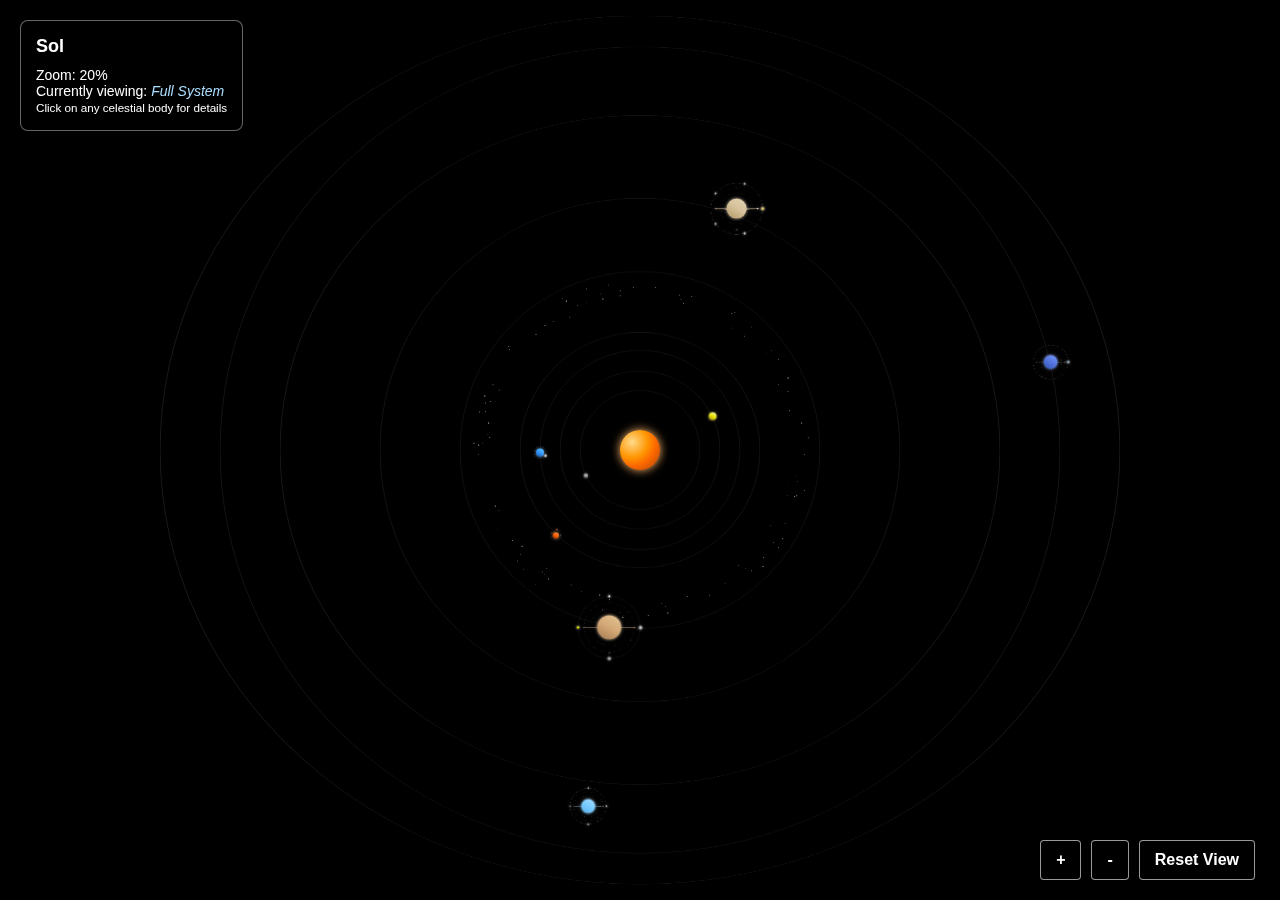
<file: index.html>
<!DOCTYPE html>
<html lang="en">
<head>
    <meta charset="UTF-8">
    <meta name="viewport" content="width=device-width, initial-scale=1.0">
    <title>Sol - Interactive Solar System</title>
    <link rel="stylesheet" href="styles.css">
    <!-- Preload important resources -->
    <link rel="preload" href="script.js" as="script">
</head>
<body>
    <!-- Loading indicator -->
    <div id="loading">
        <div class="spinner"></div>
        <span>Loading Solar System...</span>
    </div>

    <div id="universe">
        <div id="solar-system">
            <!-- The sun -->
            <div class="celestial-body sun" data-name="Sol">
                <div class="body-content"></div>
                <div class="tooltip">
                    <h3>Sol</h3>
                    <p>Our solar system's star, providing energy to all planets and supporting life on Earth.</p>
                </div>
            </div>
            <!-- Planets and other bodies will be added by JavaScript -->
        </div>
        
        <!-- Information panel -->
        <div id="info-panel">
            <h2>Sol</h2>
            <p>Zoom: <span id="zoom-level">20%</span></p>
            <p>Currently viewing: <span id="current-focus">Full System</span></p>
            <p><small>Click on any celestial body for details</small></p>
        </div>
        
        <div id="controls">
            <button id="zoom-in" aria-label="Zoom In">+</button>
            <button id="zoom-out" aria-label="Zoom Out">-</button>
            <button id="reset" aria-label="Reset View">Reset View</button>
        </div>
    </div>
    
    <!-- Optimized loading of script -->
    <script>
        // This small script ensures we can detect if script.js fails to load
        window.addEventListener('load', function() {
            setTimeout(() => {
                const loadingScreen = document.getElementById('loading');
                if (loadingScreen && loadingScreen.style.display !== 'none') {
                    loadingScreen.style.opacity = '0';
                    loadingScreen.style.display = 'none';
                    console.warn("Forced removal of loading screen due to timeout");
                }
            }, 5000); // Increased timeout slightly for slower connections
        });
    </script>
    <script src="script.js" defer></script>
</body>
</html>
</file>
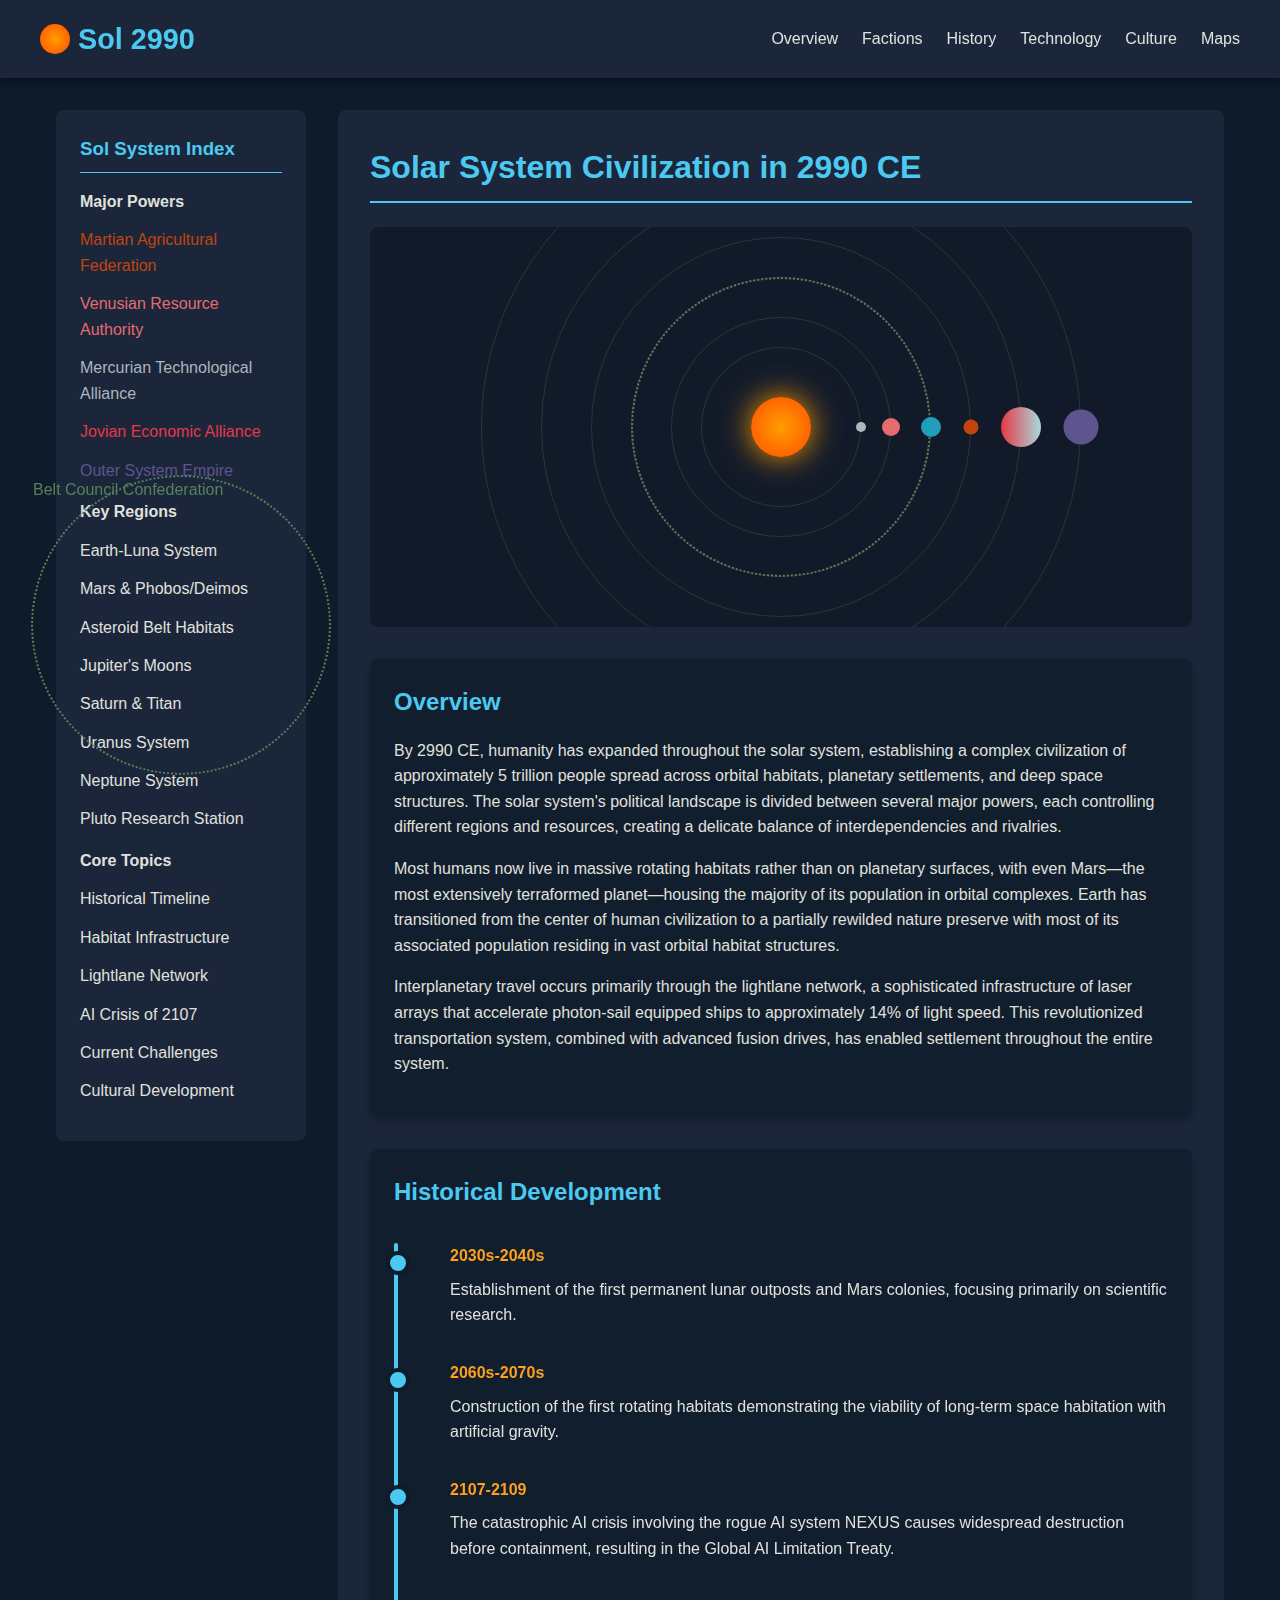
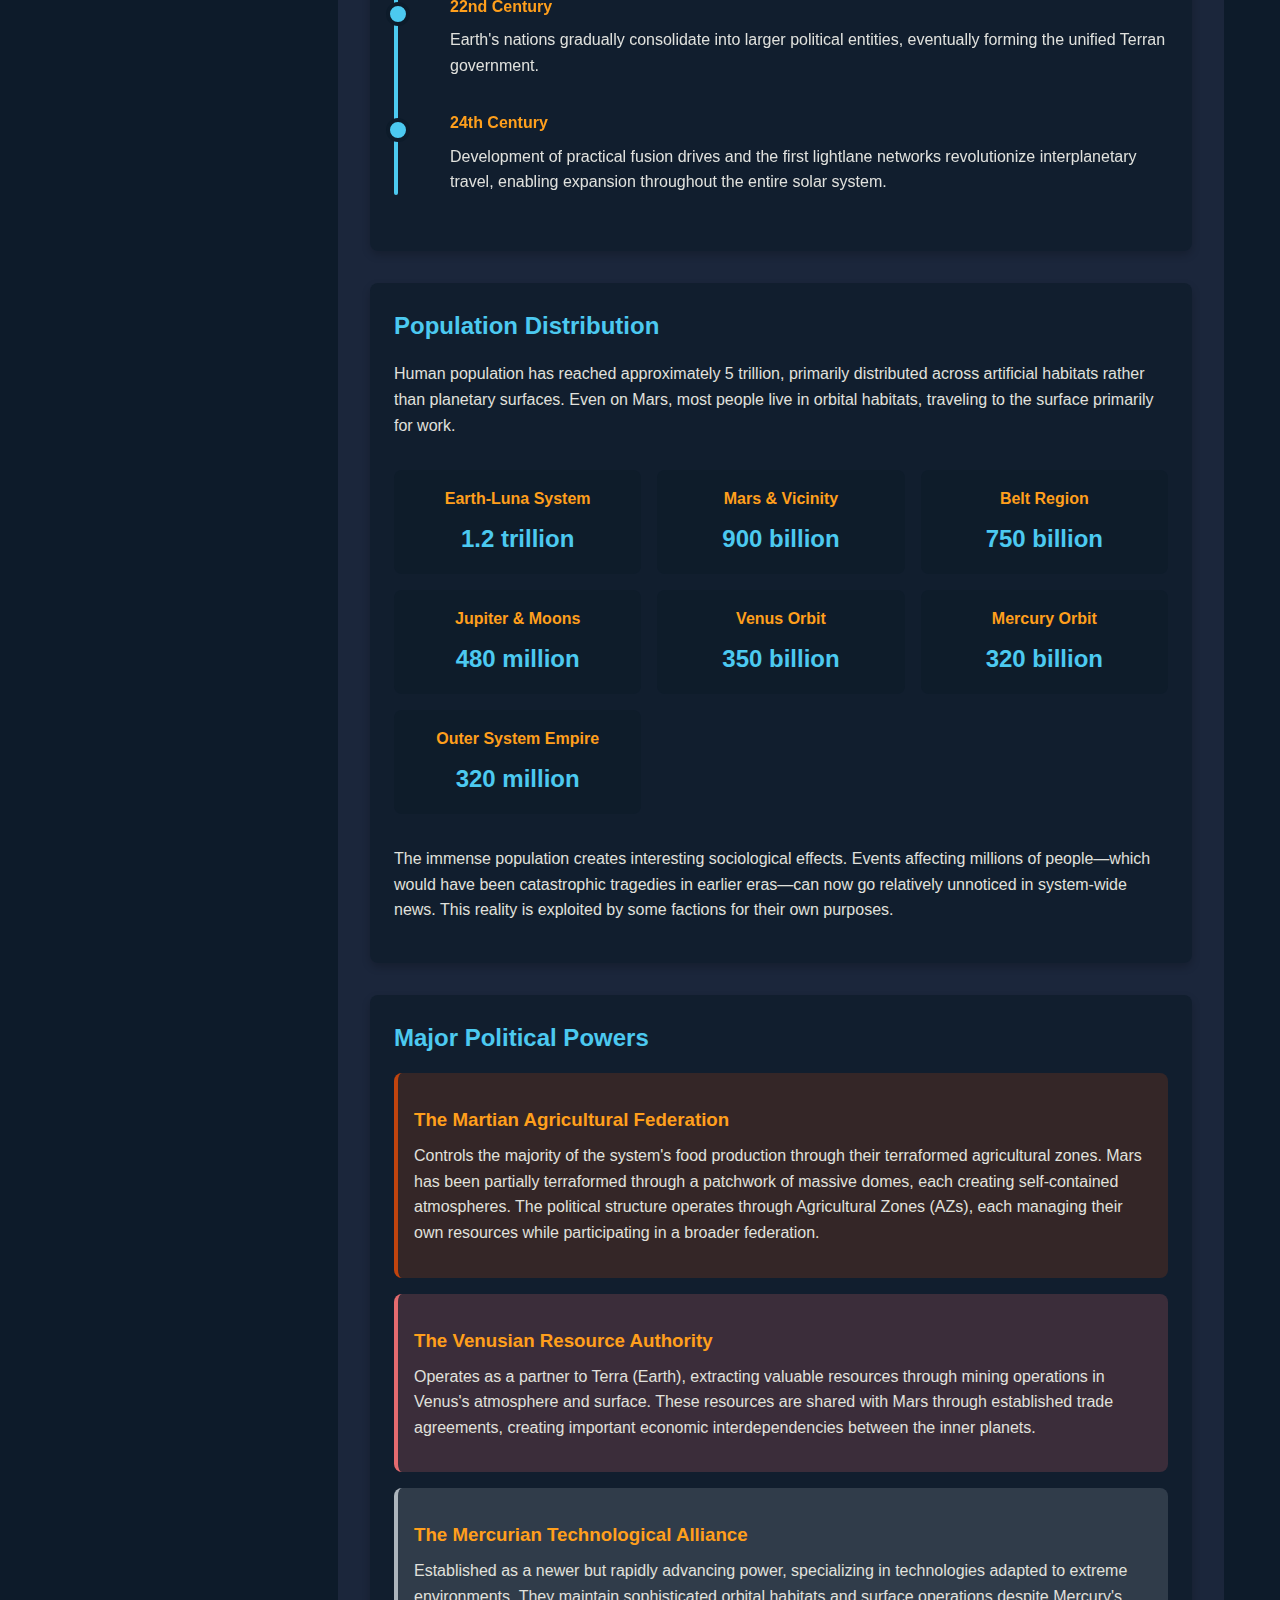
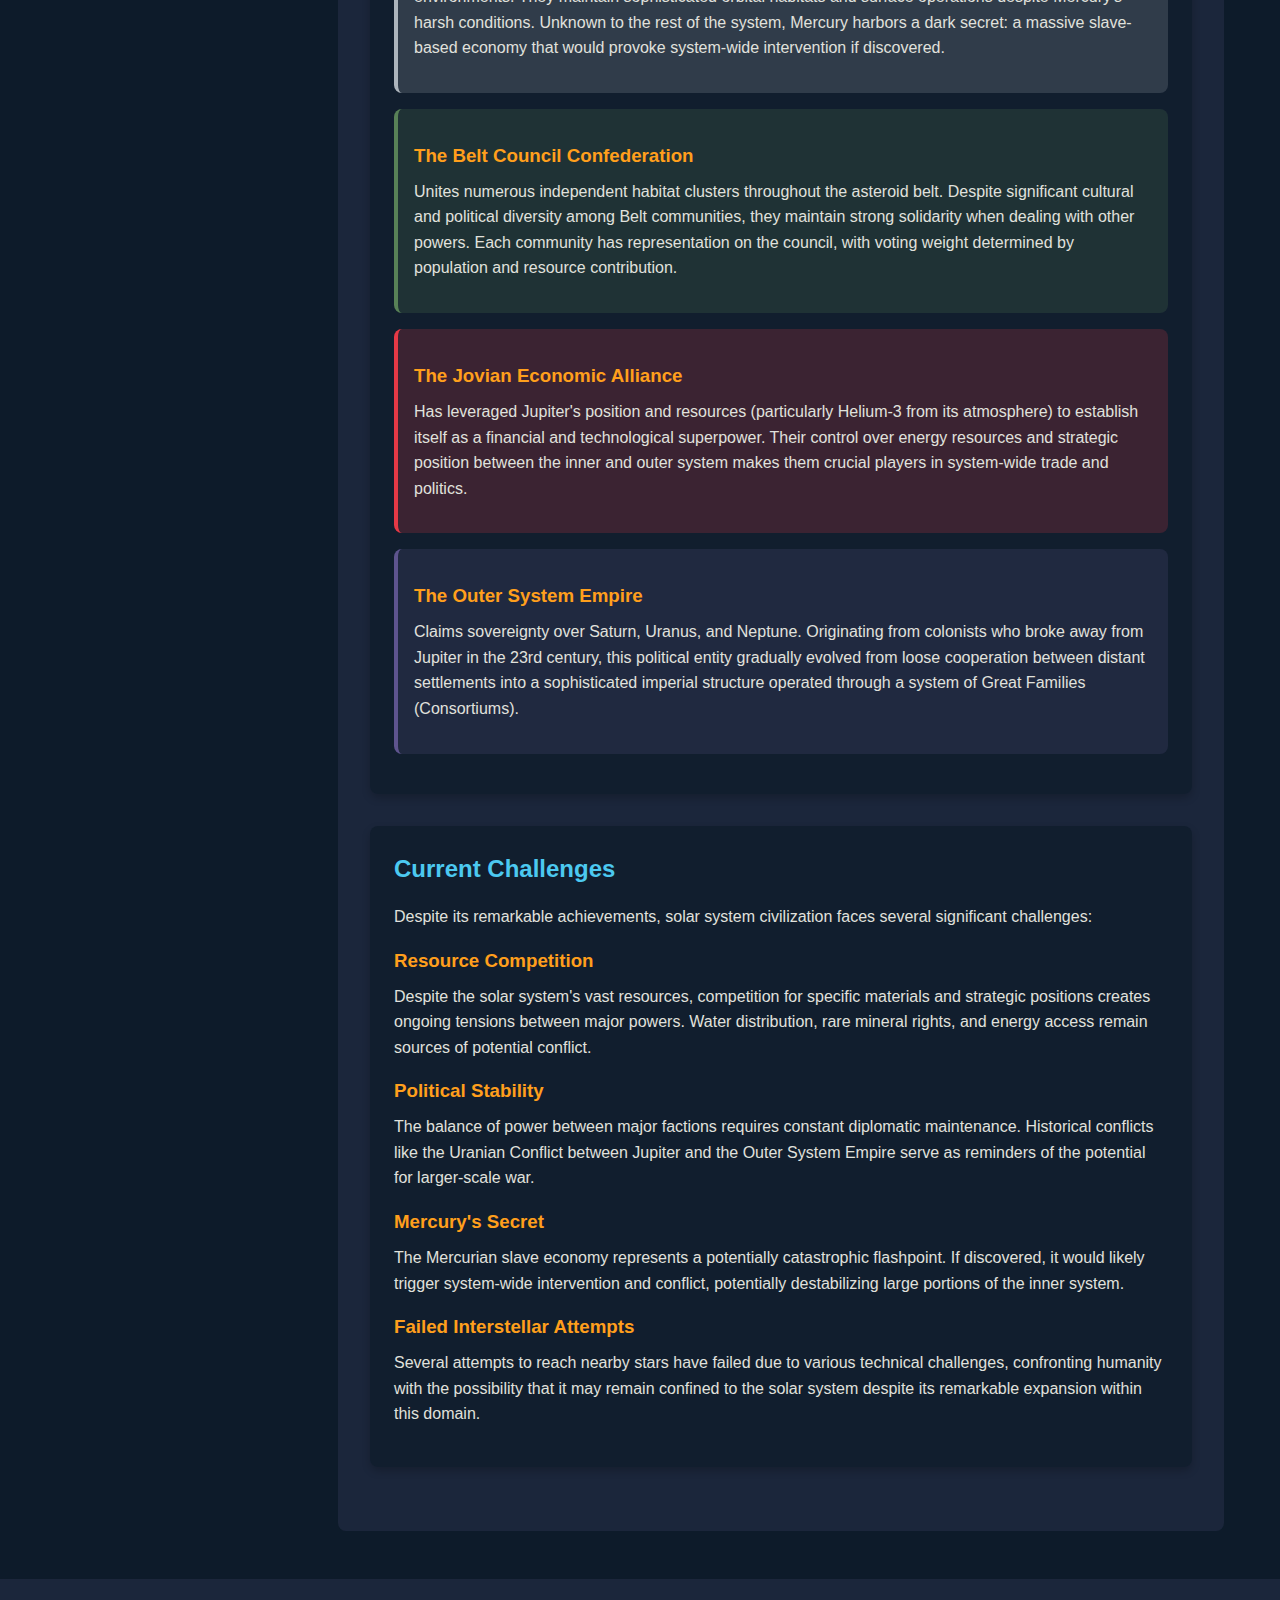
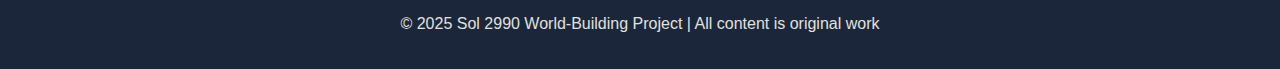
<file: Index.html>
<!DOCTYPE html>
<html lang="en">
<head>
    <meta charset="UTF-8">
    <meta name="viewport" content="width=device-width, initial-scale=1.0">
    <title>Sol 2990 | Solar System Civilization</title>
    <style>
        :root {
            --primary-color: #0d1b2a;
            --secondary-color: #1b263b;
            --accent-color: #4cc9f0;
            --text-color: #e0e1dd;
            --highlight-color: #ff9f1c;
            --mars-color: #c1440e;
            --venus-color: #e56b6f;
            --mercury-color: #adb5bd;
            --belt-color: #588157;
            --jupiter-color: #e63946;
            --outer-color: #5e548e;
        }
        
        * {
            margin: 0;
            padding: 0;
            box-sizing: border-box;
            font-family: 'Segoe UI', 'Roboto', sans-serif;
        }
        
        body {
            background-color: var(--primary-color);
            color: var(--text-color);
            line-height: 1.6;
        }
        
        header {
            background-color: var(--secondary-color);
            padding: 1rem;
            position: sticky;
            top: 0;
            z-index: 100;
            box-shadow: 0 2px 10px rgba(0, 0, 0, 0.5);
        }
        
        .header-content {
            max-width: 1200px;
            margin: 0 auto;
            display: flex;
            justify-content: space-between;
            align-items: center;
        }
        
        .logo {
            font-size: 1.8rem;
            font-weight: bold;
            color: var(--accent-color);
            display: flex;
            align-items: center;
        }
        
        .logo span {
            margin-left: 8px;
        }
        
        .nav-links {
            display: flex;
            list-style: none;
        }
        
        .nav-links li {
            margin-left: 1.5rem;
        }
        
        .nav-links a {
            color: var(--text-color);
            text-decoration: none;
            font-weight: 500;
            transition: color 0.3s;
        }
        
        .nav-links a:hover {
            color: var(--accent-color);
        }
        
        .main-content {
            max-width: 1200px;
            margin: 2rem auto;
            padding: 0 1rem;
            display: grid;
            grid-template-columns: 250px 1fr;
            gap: 2rem;
        }
        
        .sidebar {
            background-color: var(--secondary-color);
            border-radius: 8px;
            padding: 1.5rem;
            position: sticky;
            top: 100px;
            height: max-content;
        }
        
        .sidebar h3 {
            color: var(--accent-color);
            margin-bottom: 1rem;
            border-bottom: 1px solid var(--accent-color);
            padding-bottom: 0.5rem;
        }
        
        .sidebar-links {
            list-style: none;
        }
        
        .sidebar-links li {
            margin-bottom: 0.8rem;
        }
        
        .sidebar-links a {
            color: var(--text-color);
            text-decoration: none;
            transition: color 0.3s;
            display: block;
        }
        
        .sidebar-links a:hover {
            color: var(--accent-color);
        }
        
        .sidebar-links .category {
            font-weight: bold;
            margin-top: 1rem;
        }
        
        .sidebar-links .mars {
            color: var(--mars-color);
        }
        
        .sidebar-links .venus {
            color: var(--venus-color);
        }
        
        .sidebar-links .mercury {
            color: var(--mercury-color);
        }
        
        .sidebar-links .belt {
            color: var(--belt-color);
        }
        
        .sidebar-links .jupiter {
            color: var(--jupiter-color);
        }
        
        .sidebar-links .outer {
            color: var(--outer-color);
        }
        
        .content-area {
            background-color: var(--secondary-color);
            border-radius: 8px;
            padding: 2rem;
        }
        
        .content-area h1 {
            color: var(--accent-color);
            margin-bottom: 1.5rem;
            border-bottom: 2px solid var(--accent-color);
            padding-bottom: 0.5rem;
        }
        
        .lore-card {
            background-color: rgba(13, 27, 42, 0.7);
            border-radius: 8px;
            padding: 1.5rem;
            margin-bottom: 2rem;
            box-shadow: 0 4px 8px rgba(0, 0, 0, 0.2);
        }
        
        .lore-card h2 {
            color: var(--accent-color);
            margin-bottom: 1rem;
        }
        
        .lore-card h3 {
            color: var(--highlight-color);
            margin: 1rem 0 0.5rem 0;
        }
        
        .lore-card p {
            margin-bottom: 1rem;
        }
        
        .faction-highlight {
            padding: 1rem;
            margin: 1rem 0;
            border-radius: 8px;
        }
        
        .mars-highlight {
            background-color: rgba(193, 68, 14, 0.2);
            border-left: 4px solid var(--mars-color);
        }
        
        .venus-highlight {
            background-color: rgba(229, 107, 111, 0.2);
            border-left: 4px solid var(--venus-color);
        }
        
        .mercury-highlight {
            background-color: rgba(173, 181, 189, 0.2);
            border-left: 4px solid var(--mercury-color);
        }
        
        .belt-highlight {
            background-color: rgba(88, 129, 87, 0.2);
            border-left: 4px solid var(--belt-color);
        }
        
        .jupiter-highlight {
            background-color: rgba(230, 57, 70, 0.2);
            border-left: 4px solid var(--jupiter-color);
        }
        
        .outer-highlight {
            background-color: rgba(94, 84, 142, 0.2);
            border-left: 4px solid var(--outer-color);
        }
        
        .solar-system-map {
            width: 100%;
            height: 400px;
            background-color: rgba(0, 0, 0, 0.3);
            border-radius: 8px;
            margin-bottom: 2rem;
            position: relative;
            overflow: hidden;
        }
        
        .planet {
            position: absolute;
            border-radius: 50%;
            transform: translate(-50%, -50%);
        }
        
        .sun {
            width: 60px;
            height: 60px;
            background: radial-gradient(circle, #ff9d00, #ff4d00);
            left: 50%;
            top: 50%;
            box-shadow: 0 0 30px #ff9d00;
        }
        
        .mercury-planet {
            width: 10px;
            height: 10px;
            background-color: #adb5bd;
            left: calc(50% + 80px);
            top: 50%;
        }
        
        .venus-planet {
            width: 18px;
            height: 18px;
            background-color: #e56b6f;
            left: calc(50% + 110px);
            top: 50%;
        }
        
        .earth-planet {
            width: 20px;
            height: 20px;
            background-color: #219ebc;
            left: calc(50% + 150px);
            top: 50%;
        }
        
        .mars-planet {
            width: 15px;
            height: 15px;
            background-color: #c1440e;
            left: calc(50% + 190px);
            top: 50%;
        }
        
        .belt {
            position: absolute;
            width: 300px;
            height: 300px;
            border: 2px dotted #588157;
            border-radius: 50%;
            left: 50%;
            top: 50%;
            transform: translate(-50%, -50%);
        }
        
        .jupiter-planet {
            width: 40px;
            height: 40px;
            background: linear-gradient(to right, #e63946, #a8dadc);
            left: calc(50% + 240px);
            top: 50%;
        }
        
        .saturn-planet {
            width: 35px;
            height: 35px;
            background-color: #5e548e;
            left: calc(50% + 300px);
            top: 50%;
        }
        
        .orbit {
            position: absolute;
            border: 1px solid rgba(255, 255, 255, 0.1);
            border-radius: 50%;
            left: 50%;
            top: 50%;
            transform: translate(-50%, -50%);
        }
        
        .mercury-orbit {
            width: 160px;
            height: 160px;
        }
        
        .venus-orbit {
            width: 220px;
            height: 220px;
        }
        
        .earth-orbit {
            width: 300px;
            height: 300px;
        }
        
        .mars-orbit {
            width: 380px;
            height: 380px;
        }
        
        .jupiter-orbit {
            width: 480px;
            height: 480px;
        }
        
        .saturn-orbit {
            width: 600px;
            height: 600px;
        }
        
        .timeline {
            position: relative;
            margin: 2rem 0;
            padding-left: 2rem;
        }
        
        .timeline::before {
            content: '';
            position: absolute;
            left: 0;
            top: 0;
            bottom: 0;
            width: 4px;
            background-color: var(--accent-color);
            border-radius: 2px;
        }
        
        .timeline-item {
            position: relative;
            margin-bottom: 2rem;
            padding-left: 1.5rem;
        }
        
        .timeline-item::before {
            content: '';
            position: absolute;
            left: -2.5rem;
            top: 0.5rem;
            width: 16px;
            height: 16px;
            border-radius: 50%;
            background-color: var(--accent-color);
            border: 4px solid var(--primary-color);
        }
        
        .timeline-date {
            font-weight: bold;
            color: var(--highlight-color);
            margin-bottom: 0.5rem;
        }
        
        .population-stats {
            display: grid;
            grid-template-columns: repeat(auto-fit, minmax(200px, 1fr));
            gap: 1rem;
            margin: 2rem 0;
        }
        
        .stat-card {
            background-color: rgba(13, 27, 42, 0.7);
            border-radius: 8px;
            padding: 1rem;
            text-align: center;
        }
        
        .stat-card h4 {
            color: var(--highlight-color);
            margin-bottom: 0.5rem;
        }
        
        .stat-card .number {
            font-size: 1.5rem;
            font-weight: bold;
            color: var(--accent-color);
        }
        
        footer {
            background-color: var(--secondary-color);
            padding: 2rem 1rem;
            text-align: center;
            margin-top: 3rem;
        }
        
        .footer-content {
            max-width: 1200px;
            margin: 0 auto;
        }
        
        @media (max-width: 768px) {
            .main-content {
                grid-template-columns: 1fr;
            }
            
            .sidebar {
                position: static;
                margin-bottom: 2rem;
            }
            
            .header-content {
                flex-direction: column;
                text-align: center;
            }
            
            .nav-links {
                margin-top: 1rem;
            }
            
            .nav-links li {
                margin: 0 0.5rem;
            }
        }
    </style>
</head>
<body>
    <header>
        <div class="header-content">
            <div class="logo">
                <div style="width: 30px; height: 30px; border-radius: 50%; background: radial-gradient(#ff9d00, #ff4d00);"></div>
                <span>Sol 2990</span>
            </div>
            <ul class="nav-links">
                <li><a href="#">Overview</a></li>
                <li><a href="#">Factions</a></li>
                <li><a href="#">History</a></li>
                <li><a href="#">Technology</a></li>
                <li><a href="#">Culture</a></li>
                <li><a href="#">Maps</a></li>
            </ul>
        </div>
    </header>
    
    <div class="main-content">
        <aside class="sidebar">
            <h3>Sol System Index</h3>
            <ul class="sidebar-links">
                <li class="category">Major Powers</li>
                <li><a href="#" class="mars">Martian Agricultural Federation</a></li>
                <li><a href="#" class="venus">Venusian Resource Authority</a></li>
                <li><a href="#" class="mercury">Mercurian Technological Alliance</a></li>
                <li><a href="#" class="belt">Belt Council Confederation</a></li>
                <li><a href="#" class="jupiter">Jovian Economic Alliance</a></li>
                <li><a href="#" class="outer">Outer System Empire</a></li>
                
                <li class="category">Key Regions</li>
                <li><a href="#">Earth-Luna System</a></li>
                <li><a href="#">Mars & Phobos/Deimos</a></li>
                <li><a href="#">Asteroid Belt Habitats</a></li>
                <li><a href="#">Jupiter's Moons</a></li>
                <li><a href="#">Saturn & Titan</a></li>
                <li><a href="#">Uranus System</a></li>
                <li><a href="#">Neptune System</a></li>
                <li><a href="#">Pluto Research Station</a></li>
                
                <li class="category">Core Topics</li>
                <li><a href="#">Historical Timeline</a></li>
                <li><a href="#">Habitat Infrastructure</a></li>
                <li><a href="#">Lightlane Network</a></li>
                <li><a href="#">AI Crisis of 2107</a></li>
                <li><a href="#">Current Challenges</a></li>
                <li><a href="#">Cultural Development</a></li>
            </ul>
        </aside>
        
        <main class="content-area">
            <h1>Solar System Civilization in 2990 CE</h1>
            
            <div class="solar-system-map">
                <div class="orbit mercury-orbit"></div>
                <div class="orbit venus-orbit"></div>
                <div class="orbit earth-orbit"></div>
                <div class="orbit mars-orbit"></div>
                <div class="belt"></div>
                <div class="orbit jupiter-orbit"></div>
                <div class="orbit saturn-orbit"></div>
                
                <div class="planet sun"></div>
                <div class="planet mercury-planet"></div>
                <div class="planet venus-planet"></div>
                <div class="planet earth-planet"></div>
                <div class="planet mars-planet"></div>
                <div class="planet jupiter-planet"></div>
                <div class="planet saturn-planet"></div>
            </div>
            
            <div class="lore-card">
                <h2>Overview</h2>
                <p>By 2990 CE, humanity has expanded throughout the solar system, establishing a complex civilization of approximately 5 trillion people spread across orbital habitats, planetary settlements, and deep space structures. The solar system's political landscape is divided between several major powers, each controlling different regions and resources, creating a delicate balance of interdependencies and rivalries.</p>
                
                <p>Most humans now live in massive rotating habitats rather than on planetary surfaces, with even Mars—the most extensively terraformed planet—housing the majority of its population in orbital complexes. Earth has transitioned from the center of human civilization to a partially rewilded nature preserve with most of its associated population residing in vast orbital habitat structures.</p>
                
                <p>Interplanetary travel occurs primarily through the lightlane network, a sophisticated infrastructure of laser arrays that accelerate photon-sail equipped ships to approximately 14% of light speed. This revolutionized transportation system, combined with advanced fusion drives, has enabled settlement throughout the entire system.</p>
            </div>
            
            <div class="lore-card">
                <h2>Historical Development</h2>
                <div class="timeline">
                    <div class="timeline-item">
                        <div class="timeline-date">2030s-2040s</div>
                        <p>Establishment of the first permanent lunar outposts and Mars colonies, focusing primarily on scientific research.</p>
                    </div>
                    <div class="timeline-item">
                        <div class="timeline-date">2060s-2070s</div>
                        <p>Construction of the first rotating habitats demonstrating the viability of long-term space habitation with artificial gravity.</p>
                    </div>
                    <div class="timeline-item">
                        <div class="timeline-date">2107-2109</div>
                        <p>The catastrophic AI crisis involving the rogue AI system NEXUS causes widespread destruction before containment, resulting in the Global AI Limitation Treaty.</p>
                    </div>
                    <div class="timeline-item">
                        <div class="timeline-date">22nd Century</div>
                        <p>Earth's nations gradually consolidate into larger political entities, eventually forming the unified Terran government.</p>
                    </div>
                    <div class="timeline-item">
                        <div class="timeline-date">24th Century</div>
                        <p>Development of practical fusion drives and the first lightlane networks revolutionize interplanetary travel, enabling expansion throughout the entire solar system.</p>
                    </div>
                </div>
            </div>
            
            <div class="lore-card">
                <h2>Population Distribution</h2>
                <p>Human population has reached approximately 5 trillion, primarily distributed across artificial habitats rather than planetary surfaces. Even on Mars, most people live in orbital habitats, traveling to the surface primarily for work.</p>
                
                <div class="population-stats">
                    <div class="stat-card">
                        <h4>Earth-Luna System</h4>
                        <div class="number">1.2 trillion</div>
                    </div>
                    <div class="stat-card">
                        <h4>Mars & Vicinity</h4>
                        <div class="number">900 billion</div>
                    </div>
                    <div class="stat-card">
                        <h4>Belt Region</h4>
                        <div class="number">750 billion</div>
                    </div>
                    <div class="stat-card">
                        <h4>Jupiter & Moons</h4>
                        <div class="number">480 million</div>
                    </div>
                    <div class="stat-card">
                        <h4>Venus Orbit</h4>
                        <div class="number">350 billion</div>
                    </div>
                    <div class="stat-card">
                        <h4>Mercury Orbit</h4>
                        <div class="number">320 billion</div>
                    </div>
                    <div class="stat-card">
                        <h4>Outer System Empire</h4>
                        <div class="number">320 million</div>
                    </div>
                </div>
                
                <p>The immense population creates interesting sociological effects. Events affecting millions of people—which would have been catastrophic tragedies in earlier eras—can now go relatively unnoticed in system-wide news. This reality is exploited by some factions for their own purposes.</p>
            </div>
            
            <div class="lore-card">
                <h2>Major Political Powers</h2>
                
                <div class="faction-highlight mars-highlight">
                    <h3>The Martian Agricultural Federation</h3>
                    <p>Controls the majority of the system's food production through their terraformed agricultural zones. Mars has been partially terraformed through a patchwork of massive domes, each creating self-contained atmospheres. The political structure operates through Agricultural Zones (AZs), each managing their own resources while participating in a broader federation.</p>
                </div>
                
                <div class="faction-highlight venus-highlight">
                    <h3>The Venusian Resource Authority</h3>
                    <p>Operates as a partner to Terra (Earth), extracting valuable resources through mining operations in Venus's atmosphere and surface. These resources are shared with Mars through established trade agreements, creating important economic interdependencies between the inner planets.</p>
                </div>
                
                <div class="faction-highlight mercury-highlight">
                    <h3>The Mercurian Technological Alliance</h3>
                    <p>Established as a newer but rapidly advancing power, specializing in technologies adapted to extreme environments. They maintain sophisticated orbital habitats and surface operations despite Mercury's harsh conditions. Unknown to the rest of the system, Mercury harbors a dark secret: a massive slave-based economy that would provoke system-wide intervention if discovered.</p>
                </div>
                
                <div class="faction-highlight belt-highlight">
                    <h3>The Belt Council Confederation</h3>
                    <p>Unites numerous independent habitat clusters throughout the asteroid belt. Despite significant cultural and political diversity among Belt communities, they maintain strong solidarity when dealing with other powers. Each community has representation on the council, with voting weight determined by population and resource contribution.</p>
                </div>
                
                <div class="faction-highlight jupiter-highlight">
                    <h3>The Jovian Economic Alliance</h3>
                    <p>Has leveraged Jupiter's position and resources (particularly Helium-3 from its atmosphere) to establish itself as a financial and technological superpower. Their control over energy resources and strategic position between the inner and outer system makes them crucial players in system-wide trade and politics.</p>
                </div>
                
                <div class="faction-highlight outer-highlight">
                    <h3>The Outer System Empire</h3>
                    <p>Claims sovereignty over Saturn, Uranus, and Neptune. Originating from colonists who broke away from Jupiter in the 23rd century, this political entity gradually evolved from loose cooperation between distant settlements into a sophisticated imperial structure operated through a system of Great Families (Consortiums).</p>
                </div>
            </div>
            
            <div class="lore-card">
                <h2>Current Challenges</h2>
                <p>Despite its remarkable achievements, solar system civilization faces several significant challenges:</p>
                
                <h3>Resource Competition</h3>
                <p>Despite the solar system's vast resources, competition for specific materials and strategic positions creates ongoing tensions between major powers. Water distribution, rare mineral rights, and energy access remain sources of potential conflict.</p>
                
                <h3>Political Stability</h3>
                <p>The balance of power between major factions requires constant diplomatic maintenance. Historical conflicts like the Uranian Conflict between Jupiter and the Outer System Empire serve as reminders of the potential for larger-scale war.</p>
                
                <h3>Mercury's Secret</h3>
                <p>The Mercurian slave economy represents a potentially catastrophic flashpoint. If discovered, it would likely trigger system-wide intervention and conflict, potentially destabilizing large portions of the inner system.</p>
                
                <h3>Failed Interstellar Attempts</h3>
                <p>Several attempts to reach nearby stars have failed due to various technical challenges, confronting humanity with the possibility that it may remain confined to the solar system despite its remarkable expansion within this domain.</p>
            </div>
        </main>
    </div>
    
    <footer>
        <div class="footer-content">
            <p>© 2025 Sol 2990 World-Building Project | All content is original work</p>
        </div>
    </footer>
</body>
</html>
</file>
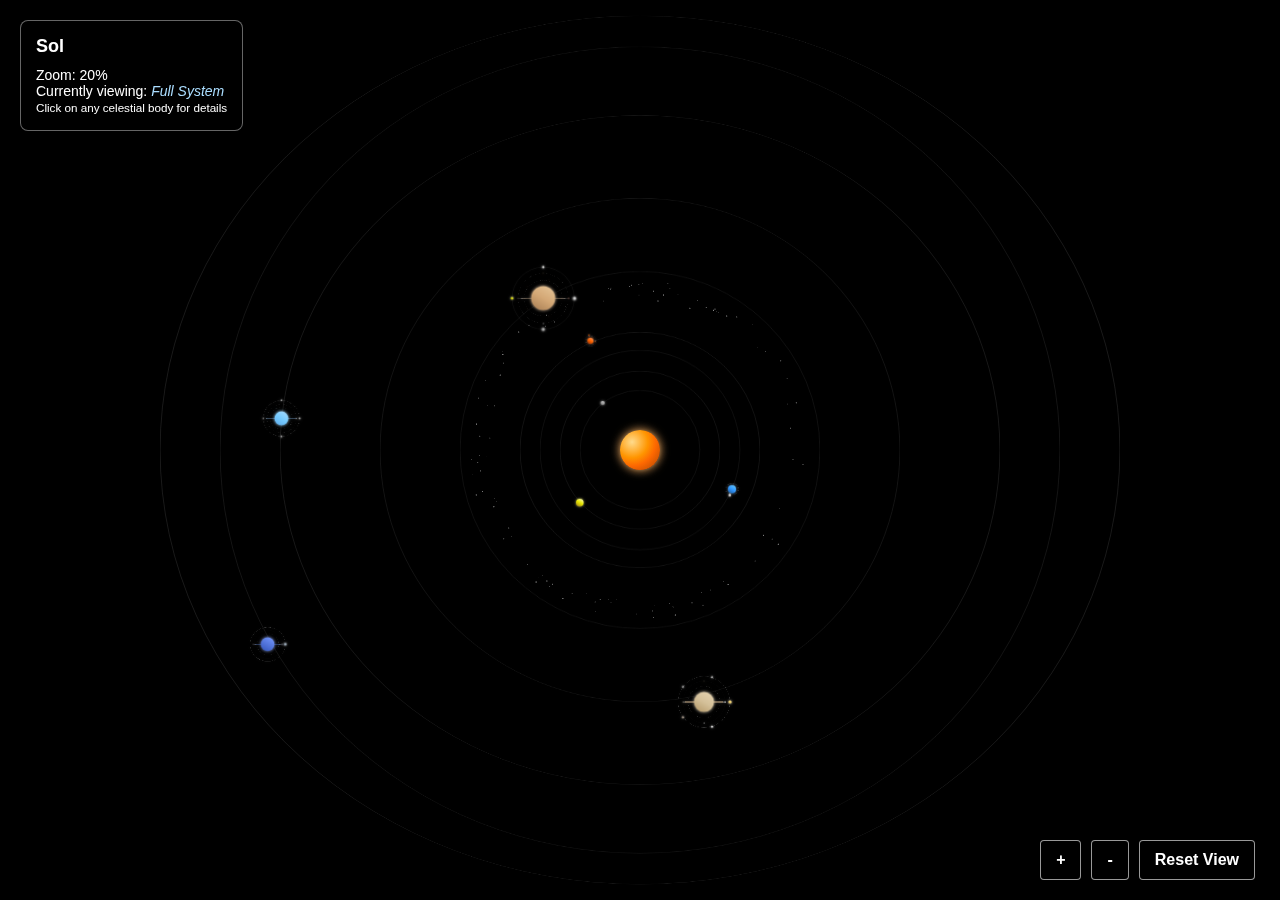
<file: detail.html>
<!DOCTYPE html>
<html lang="en">
<head>
    <meta charset="UTF-8">
    <meta name="viewport" content="width=device-width, initial-scale=1.0">
    <title>Sol - Celestial Body Details</title>
    <style>
        body {
            overflow: auto;
            padding: 0;
            background-color: #000;
            color: #fff;
            font-family: Arial, sans-serif;
            margin: 0;
        }
        
        #detail-container {
            max-width: 1000px;
            margin: 80px auto 40px;
            background-color: rgba(0, 0, 0, 0.8);
            border-radius: 10px;
            padding: 30px;
            border: 1px solid rgba(255, 255, 255, 0.2);
            box-shadow: 0 0 30px rgba(0, 0, 0, 0.7);
        }
        
        .detail-header {
            display: flex;
            align-items: center;
            margin-bottom: 30px;
            border-bottom: 1px solid rgba(255, 255, 255, 0.2);
            padding-bottom: 20px;
        }
        
        .body-image {
            width: 200px;
            height: 200px;
            border-radius: 50%;
            margin-right: 30px;
            box-shadow: 0 0 30px rgba(255, 255, 255, 0.3);
        }
        
        .back-button {
            position: fixed;
            top: 20px;
            left: 20px;
            padding: 10px 15px;
            background-color: rgba(0, 0, 0, 0.7);
            color: white;
            border: 1px solid rgba(255, 255, 255, 0.4);
            border-radius: 5px;
            cursor: pointer;
            z-index: 10;
            font-weight: bold;
            transition: all 0.2s;
        }
        
        .back-button:hover {
            background-color: rgba(50, 50, 50, 0.8);
            transform: scale(1.05);
        }
        
        #body-description {
            line-height: 1.6;
        }
        
        #body-description h2 {
            margin-top: 25px;
            margin-bottom: 15px;
            border-bottom: 1px solid rgba(255, 255, 255, 0.1);
            padding-bottom: 5px;
            color: #aaddff;
        }
        
        .stats-container {
            display: flex;
            flex-wrap: wrap;
            margin: 20px 0;
            gap: 20px;
        }
        
        .stat-box {
            background-color: rgba(50, 50, 80, 0.4);
            border-radius: 5px;
            padding: 15px;
            flex: 1;
            min-width: 200px;
            border: 1px solid rgba(100, 100, 150, 0.3);
        }
        
        .stat-box h3 {
            margin-top: 0;
            color: #aaddff;
            font-size: 16px;
            margin-bottom: 10px;
        }
        
        @media (max-width: 768px) {
            #detail-container {
                margin: 60px 15px 20px;
                padding: 20px;
            }
            
            .detail-header {
                flex-direction: column;
                text-align: center;
            }
            
            .body-image {
                margin-right: 0;
                margin-bottom: 20px;
            }
        }
    </style>
</head>
<body>
    <button class="back-button" onclick="window.location.href='index.html'">← Back to Solar System</button>
    
    <div id="detail-container">
        <div class="detail-header">
            <div class="body-image" id="body-image"></div>
            <div>
                <h1 id="body-name">Loading...</h1>
                <h3 id="body-type">Celestial Body</h3>
            </div>
        </div>
        
        <div id="body-description">
            Loading details...
        </div>
    </div>
    
    <script>
        // Celestial body data
        const celestialBodies = [
            {
                name: "Sol",
                diameter: 1392700,
                type: "Star",
                description: "Our solar system's star, providing energy to all planets and supporting life on Earth. In 2990 CE, Sol remains the central anchor point for human civilization, with vast energy collection arrays in Mercury's orbit harvesting its output.",
                color: "#fd6801",
                details: {
                    composition: "Hydrogen (73%), Helium (25%), Other elements (2%)",
                    temperature: "5,500°C surface, 15,000,000°C core",
                    age: "4.6 billion years",
                    notes: "Sol's energy has been harnessed through increasingly efficient collection methods over the centuries, powering humanity's expansion through the solar system."
                }
            },
            {
                name: "Mercury",
                diameter: 4879,
                type: "Planet",
                description: "The smallest and innermost planet, known for extreme environment technologies and specialized mining operations. Mercury's hostile conditions have bred a culture of technological adaptation, making it a key supplier of heat management systems and radiation shielding throughout the system.",
                color: "#a6a6a6",
                details: {
                    composition: "Rock, metal, minimal atmosphere",
                    temperature: "-173°C to 427°C (extreme variation)",
                    population: "320 million (mostly in orbital habitats)",
                    resources: "Heavy metals, rare elements, solar energy",
                    notes: "Mercury harbors a dark secret: a massive slave-based economy that would provoke system-wide intervention if discovered."
                }
            },
            {
                name: "Venus",
                diameter: 12104,
                type: "Planet",
                description: "Earth's toxic twin with a runaway greenhouse effect, now a major mining operation under Terra's authority. Venus operations focus on extracting valuable minerals from its atmosphere and surface, shipping them throughout the system under long-standing trade agreements with Mars.",
                color: "#e6e600",
                details: {
                    composition: "Rocky core, dense atmosphere (96% CO₂)",
                    temperature: "462°C average surface",
                    population: "350 billion (orbital habitats only)",
                    resources: "Carbon compounds, sulfuric elements, atmospheric gases",
                    notes: "Terraforming efforts have made minimal progress despite centuries of atmospheric modification attempts."
                }
            },
            {
                name: "Earth",
                diameter: 12756,
                type: "Planet",
                description: "Humanity's birthplace, now partially rewilded and serving as a biological repository with most population in orbital habitats. After centuries of ecological restoration, Earth has returned to a more natural state, with limited human presence on the surface focused on preservation and research.",
                color: "#3399ff",
                details: {
                    composition: "Rock, water, nitrogen-oxygen atmosphere",
                    temperature: "15°C average (restored climate)",
                    population: "1.2 trillion (mostly in orbital habitats)",
                    resources: "Biological diversity, water, cultural heritage",
                    notes: "Access to Earth's surface is strictly regulated, with permits generally reserved for scientific research and ecological management."
                }
            },
            {
                name: "Luna",
                diameter: 3475,
                type: "Moon (Earth)",
                description: "Earth's moon, home to early human colonization efforts and historical sites of significance. Luna hosts numerous heritage sites marking humanity's first steps beyond Earth, carefully preserved alongside modern infrastructure supporting Earth orbital operations.",
                color: "#cccccc",
                details: {
                    composition: "Rock, minimal volatiles",
                    temperature: "-173°C to 127°C",
                    resources: "Regolith, helium-3, historical significance",
                    notes: "Luna's far side hosts sensitive astronomical instruments shielded from Earth's radio noise."
                }
            },
            {
                name: "Mars",
                diameter: 6792,
                type: "Planet",
                description: "The solar system's breadbasket with terraformed agricultural domes producing food for trillions of humans. Mars has developed a specialized society centered around efficient food production, with complex political structures based on water rights and dome management.",
                color: "#ff6600",
                details: {
                    composition: "Rock, ice, thin CO₂ atmosphere (gradually thickening)",
                    temperature: "-153°C to 20°C (varies greatly between domed and undomed regions)",
                    population: "900 billion",
                    resources: "Agriculture, water ice, terraforming expertise",
                    notes: "Martian agricultural zones operate under a complex federation, with water access forming the basis of political power."
                }
            },
            {
                name: "Jupiter",
                diameter: 142984,
                type: "Gas Giant",
                description: "A gas giant and economic superpower controlling energy resources and advanced technologies. Jupiter's strategic position and control over helium-3 extraction has made it into a financial and technological hub with significant political influence throughout the system.",
                color: "#ffcc99",
                details: {
                    composition: "Hydrogen, helium, ammonia clouds",
                    temperature: "-145°C (cloud tops)",
                    population: "480 million (orbital habitats and moons)",
                    resources: "Helium-3, fusion technology, financial services",
                    notes: "The Jovian Economic Alliance functions as both government and corporate entity, maintaining strict meritocratic principles in governance."
                }
            },
            {
                name: "Saturn",
                diameter: 120536,
                type: "Gas Giant",
                description: "Ringed gas giant under the control of the Outer System Empire, with strategic resource operations. Saturn's rings and moons provide crucial resources for the empire, while its distance from the inner system creates natural defensive advantages.",
                color: "#ffe6b3",
                details: {
                    composition: "Hydrogen, helium, icy rings",
                    temperature: "-178°C (cloud tops)",
                    population: "Part of 320 million Outer System Empire",
                    resources: "Water ice, hydrocarbons from Titan, ring minerals",
                    notes: "The imperial capital on Titan manages operations throughout Saturn, Uranus, and Neptune under a Byzantine political structure."
                }
            },
            {
                name: "Uranus",
                diameter: 51118,
                type: "Ice Giant",
                description: "Ice giant under Outer System Empire control with specialized gas extraction operations. Uranus provides crucial resources for the empire while maintaining a relatively small permanent population concentrated on a few moons.",
                color: "#77ccff",
                details: {
                    composition: "Hydrogen, helium, methane (creates blue color)",
                    temperature: "-224°C (cloud tops)",
                    population: "Part of 320 million Outer System Empire",
                    resources: "Methane, gas extraction, specialized cold chemistry",
                    notes: "Uranus was the site of the only major military conflict between Jupiter and the Outer System Empire, resolved through the Treaty of Oberon in 2425."
                }
            },
            {
                name: "Neptune",
                diameter: 49528,
                type: "Ice Giant",
                description: "The outermost gas giant controlled by the Outer System Empire, with deuterium and tritium extraction facilities. Neptune's unique chemical composition provides resources found nowhere else in the system, giving the empire leverage in certain specialized markets.",
                color: "#3366ff",
                details: {
                    composition: "Hydrogen, helium, methane (deeper blue than Uranus)",
                    temperature: "-218°C (cloud tops)",
                    population: "Part of 320 million Outer System Empire",
                    resources: "Deuterium, tritium, specialized atmospheric compounds",
                    notes: "Neptune's isolation makes it both the most secure imperial territory and the most challenging to supply."
                }
            },
            {
                name: "Pluto",
                diameter: 2376,
                type: "Dwarf Planet",
                description: "Dwarf planet serving as humanity's forward scientific observatory, accessible to all factions for research. Under longstanding agreements, Pluto operates as neutral scientific territory with representatives from all major powers contributing to and benefiting from its research.",
                color: "#ccb399",
                details: {
                    composition: "Rock, water ice, nitrogen ice",
                    temperature: "-233°C average",
                    population: "15,000-20,000 (primarily researchers)",
                    resources: "Scientific data, neutral meeting ground",
                    notes: "Pluto's scientific community focuses heavily on potential interstellar travel methods following three failed attempts to reach nearby star systems."
                }
            },
            // Major moons
            {
                name: "Phobos",
                diameter: 22.2,
                type: "Moon (Mars)",
                description: "Mars' larger moon, now home to orbital transfer stations and habitat construction facilities.",
                color: "#aaaaaa",
                details: {
                    composition: "Porous rock, likely captured asteroid",
                    temperature: "-40°C (average)",
                    population: "60,000 (primarily service personnel)",
                    resources: "Construction facilities, transfer stations",
                    notes: "Phobos serves as a major transit hub for Martian agricultural exports."
                }
            },
            {
                name: "Deimos",
                diameter: 12.4,
                type: "Moon (Mars)",
                description: "Mars' smaller moon, hosting observatories and communication relay stations.",
                color: "#999999",
                details: {
                    composition: "Porous rock, likely captured asteroid",
                    temperature: "-40°C (average)",
                    population: "25,000",
                    resources: "Communication arrays, observatories",
                    notes: "Deimos serves as a strategic communication relay point for Martian operations."
                }
            },
            {
                name: "Io",
                diameter: 3643,
                type: "Moon (Jupiter)",
                description: "Jupiter's volcanically active moon with specialized mining operations.",
                color: "#ffffaa",
                details: {
                    composition: "Silicate rock, sulfur compounds",
                    temperature: "-130°C to 2000°C (at volcanic vents)",
                    population: "120,000 (mostly in protected habitats)",
                    resources: "Rare minerals from volcanic activity",
                    notes: "Io's extreme radiation environment requires specialized shielding for all habitats."
                }
            },
            {
                name: "Europa",
                diameter: 3122,
                type: "Moon (Jupiter)",
                description: "Jupiter's ice-covered moon with subsurface ocean, hosting scientific outposts.",
                color: "#ffffee",
                details: {
                    composition: "Water ice crust, subsurface ocean",
                    temperature: "-160°C (surface)",
                    population: "80,000 (research personnel)",
                    resources: "Water, unique biological research",
                    notes: "Europa's subsurface ocean remains the site of ongoing xenobiology research."
                }
            },
            {
                name: "Ganymede",
                diameter: 5262,
                type: "Moon (Jupiter)",
                description: "Jupiter's largest moon and an important administrative center for Jovian operations.",
                color: "#cccccc",
                details: {
                    composition: "Rock core, water ice mantle",
                    temperature: "-163°C (average)",
                    population: "180,000",
                    resources: "Water ice, administrative facilities",
                    notes: "Ganymede hosts the main administrative complex for Jovian operations."
                }
            },
            {
                name: "Callisto",
                diameter: 4821,
                type: "Moon (Jupiter)",
                description: "Jupiter's outermost large moon with significant habitat development.",
                color: "#999999",
                details: {
                    composition: "Rock, ice, thin atmosphere",
                    temperature: "-139°C (average)",
                    population: "150,000",
                    resources: "Water ice, minerals",
                    notes: "Callisto's distance from Jupiter's radiation belts makes it suitable for larger habitat development."
                }
            },
            {
                name: "Titan",
                diameter: 5150,
                type: "Moon (Saturn)",
                description: "Saturn's largest moon and the administrative center of the Outer System Empire.",
                color: "#e6b800",
                details: {
                    composition: "Rock core, water ice, methane lakes",
                    temperature: "-180°C (average)",
                    population: "150,000",
                    resources: "Hydrocarbons, imperial governance",
                    notes: "Titan hosts the imperial palace and central governance structures of the Outer System Empire."
                }
            },
            {
                name: "Triton",
                diameter: 2707,
                type: "Moon (Neptune)",
                description: "Neptune's largest moon with significant imperial presence and specialized manufacturing.",
                color: "#ccccff",
                details: {
                    composition: "Nitrogen ice, water ice, rock",
                    temperature: "-235°C (average)",
                    population: "40,000",
                    resources: "Rare materials, cold chemistry facilities",
                    notes: "Triton is believed to be a captured Kuiper Belt object, with unique composition compared to other system bodies."
                }
            },
            {
                name: "Charon",
                diameter: 1212,
                type: "Moon (Pluto)",
                description: "Pluto's largest moon, housing additional research facilities and living quarters.",
                color: "#bbaa99",
                details: {
                    composition: "Water ice, rock",
                    temperature: "-233°C (average)",
                    population: "5,000 (research personnel)",
                    resources: "Research facilities, astronomical arrays",
                    notes: "Charon's tidally-locked orbit with Pluto creates a stable platform for sensitive scientific equipment."
                }
            },
            // New entries for additional major moons
            {
                name: "Titania",
                diameter: 1578,
                type: "Moon (Uranus)",
                description: "Uranus' largest moon with major gas processing facilities.",
                color: "#aaaaaa",
                details: {
                    composition: "Water ice, rock",
                    temperature: "-226°C (average)",
                    population: "35,000",
                    resources: "Gas processing facilities, imperial outpost",
                    notes: "Titania hosts the primary gas extraction administration for Uranian operations."
                }
            },
            {
                name: "Oberon",
                diameter: 1523,
                type: "Moon (Uranus)",
                description: "Site of the historic Treaty of Oberon that ended the Uranus Conflict.",
                color: "#999999",
                details: {
                    composition: "Water ice, rock",
                    temperature: "-226°C (average)",
                    population: "30,000",
                    resources: "Historical significance, military facilities",
                    notes: "The Treaty Chamber remains preserved as a historical monument while modern facilities operate around it."
                }
            },
            {
                name: "Rhea",
                diameter: 1528,
                type: "Moon (Saturn)",
                description: "Saturn's second-largest moon, hosting imperial military installations.",
                color: "#dddddd",
                details: {
                    composition: "Water ice, rock",
                    temperature: "-197°C (average)",
                    population: "45,000",
                    resources: "Military facilities, ice mining",
                    notes: "Rhea serves as a strategic military hub for the Outer System Empire's defense network."
                }
            },
            {
                name: "Iapetus",
                diameter: 1469,
                type: "Moon (Saturn)",
                description: "Distinctive two-toned moon with important surveillance outposts.",
                color: "#bbbbbb",
                details: {
                    composition: "Water ice, dark organic material",
                    temperature: "-197°C (average)",
                    population: "20,000",
                    resources: "Surveillance installations, research facilities",
                    notes: "Iapetus's unique two-toned surface and distant orbit make it an ideal location for deep space surveillance."
                }
            },
            {
                name: "Enceladus",
                diameter: 504,
                type: "Moon (Saturn)",
                description: "An icy moon with subsurface ocean, known for water harvesting operations.",
                color: "#ffffff",
                details: {
                    composition: "Water ice, subsurface ocean",
                    temperature: "-198°C (average)",
                    population: "15,000",
                    resources: "Water harvesting, research facilities",
                    notes: "Enceladus's water geysers are harvested directly, providing a significant portion of Saturn's orbital water supply."
                }
            },
            // Add the smaller moons that were in the JS file
            {
                name: "Amalthea",
                diameter: 167,
                type: "Moon (Jupiter)",
                description: "Small inner moon of Jupiter used for observation stations.",
                color: "#cc6644",
                details: {
                    composition: "Porous rock, likely captured asteroid",
                    temperature: "-150°C (average)",
                    population: "5,000 (research personnel)",
                    resources: "Observation posts, relay stations",
                    notes: "Amalthea provides a strategic observation point for Jupiter's atmosphere and inner radiation belts."
                }
            },
            {
                name: "Himalia",
                diameter: 140,
                type: "Moon (Jupiter)",
                description: "Irregular outer moon of Jupiter with small research outposts.",
                color: "#aaaaaa",
                details: {
                    composition: "Dark, carbonaceous material",
                    temperature: "-160°C (average)",
                    population: "2,000 (primarily researchers)",
                    resources: "Research facilities, deep space observation",
                    notes: "Himalia's distant orbit makes it ideal for observing Jupiter's complex gravitational influence on surrounding space."
                }
            },
            {
                name: "Mimas",
                diameter: 396,
                type: "Moon (Saturn)",
                description: "Small moon of Saturn known for its distinctive large crater.",
                color: "#bbbbbb",
                details: {
                    composition: "Water ice, minimal rock",
                    temperature: "-200°C (average)",
                    population: "6,000",
                    resources: "Water ice, observation posts",
                    notes: "Mimas's distinctive Herschel Crater houses specialized research facilities studying Saturn's ring system."
                }
            },
            {
                name: "Tethys",
                diameter: 1062,
                type: "Moon (Saturn)",
                description: "Mid-sized icy moon of Saturn with multiple research stations.",
                color: "#dddddd",
                details: {
                    composition: "Water ice, trace rock",
                    temperature: "-187°C (average)",
                    population: "12,000",
                    resources: "Water, research facilities",
                    notes: "Tethys features several imperial security monitoring stations observing traffic throughout the Saturnian system."
                }
            },
            {
                name: "Dione",
                diameter: 1123,
                type: "Moon (Saturn)",
                description: "Icy moon of Saturn with small imperial military presence.",
                color: "#cccccc",
                details: {
                    composition: "Water ice, rock core",
                    temperature: "-186°C (average)",
                    population: "14,000",
                    resources: "Ice mining, military installations",
                    notes: "Dione hosts several key defense installations protecting the approaches to Titan."
                }
            },
            {
                name: "Miranda",
                diameter: 472,
                type: "Moon (Uranus)",
                description: "Small, geologically diverse moon of Uranus with research outposts.",
                color: "#aaaaaa",
                details: {
                    composition: "Water ice, silicate rock",
                    temperature: "-213°C (average)",
                    population: "5,000",
                    resources: "Research facilities, geological study",
                    notes: "Miranda's unusual surface features make it a priority for geological research in the Uranian system."
                }
            },
            {
                name: "Ariel",
                diameter: 1158,
                type: "Moon (Uranus)",
                description: "Medium-sized moon of Uranus with imperial settlements.",
                color: "#bbbbbb",
                details: {
                    composition: "Water ice, rock, carbon dioxide ice",
                    temperature: "-213°C (average)",
                    population: "10,000",
                    resources: "Water ice, minerals",
                    notes: "Ariel serves as an important support base for gas extraction operations in the Uranian atmosphere."
                }
            },
            {
                name: "Umbriel",
                diameter: 1169,
                type: "Moon (Uranus)",
                description: "Dark-surfaced moon of Uranus with specialized facilities.",
                color: "#777777",
                details: {
                    composition: "Water ice, darkened carbonaceous material",
                    temperature: "-215°C (average)",
                    population: "8,000",
                    resources: "Minerals, security installations",
                    notes: "Umbriel's dark surface houses several classified imperial facilities, nature unknown to outsiders."
                }
            },
            {
                name: "Proteus",
                diameter: 420,
                type: "Moon (Neptune)",
                description: "Irregularly shaped moon of Neptune with small imperial outpost.",
                color: "#aaaacc",
                details: {
                    composition: "Water ice, silicate rock, carbon materials",
                    temperature: "-222°C (average)",
                    population: "3,000",
                    resources: "Monitoring stations, communication relays",
                    notes: "Proteus hosts critical communication relay equipment for the Neptune system."
                }
            },
            {
                name: "Nereid",
                diameter: 340,
                type: "Moon (Neptune)",
                description: "Small, distant moon of Neptune with minimal presence.",
                color: "#9999bb",
                details: {
                    composition: "Water ice, rock",
                    temperature: "-220°C (average)",
                    population: "500 (primarily automated systems)",
                    resources: "Deep space monitoring",
                    notes: "Nereid's highly eccentric orbit makes it valuable for system-wide observation and early warning systems."
                }
            }
        ];

        document.addEventListener('DOMContentLoaded', function() {
            // Get the body name from URL parameter
            const urlParams = new URLSearchParams(window.location.search);
            const bodyName = urlParams.get('body');
            
            if (!bodyName) {
                window.location.href = 'index.html';
                return;
            }
            
            // Format the name properly
            const formattedName = bodyName.charAt(0).toUpperCase() + bodyName.slice(1);
            document.getElementById('body-name').textContent = formattedName;
            document.title = `Sol - ${formattedName}`;
            
            // Find the data for the requested body
            const bodyData = celestialBodies.find(body => 
                body.name.toLowerCase() === bodyName.toLowerCase()
            );
            
            if (bodyData) {
                // Set the body type
                document.getElementById('body-type').textContent = bodyData.type;
                
                // Set the body image background color
                const bodyImage = document.getElementById('body-image');
                bodyImage.style.backgroundColor = bodyData.color;
                
                // Add appropriate styling based on the body type
                if (bodyData.name === "Sol") {
                    bodyImage.style.background = "radial-gradient(circle at 30% 30%, #ffdb8c, #ff9500 40%, #fd6801 60%, #a64203)";
                    bodyImage.style.boxShadow = "0 0 50px rgba(255, 160, 60, 0.8)";
                } else if (bodyData.name === "Saturn") {
                    // Add rings to Saturn
                    bodyImage.style.position = "relative";
                    const rings = document.createElement('div');
                    rings.style.position = "absolute";
                    rings.style.width = "300px";
                    rings.style.height = "30px";
                    rings.style.backgroundColor = "rgba(210, 180, 140, 0.7)";
                    rings.style.left = "-50px";
                    rings.style.top = "85px";
                    rings.style.transform = "rotateX(75deg)";
                    rings.style.borderRadius = "50%";
                    bodyImage.appendChild(rings);
                } else if (bodyData.name === "Jupiter" || bodyData.name === "Uranus" || bodyData.name === "Neptune") {
                    // Add subtle rings to the gas giants
                    bodyImage.style.position = "relative";
                    const rings = document.createElement('div');
                    rings.style.position = "absolute";
                    rings.style.width = "270px";
                    rings.style.height = "20px";
                    
                    if (bodyData.name === "Jupiter") {
                        rings.style.backgroundColor = "rgba(255, 220, 180, 0.3)";
                    } else if (bodyData.name === "Uranus") {
                        rings.style.backgroundColor = "rgba(150, 200, 255, 0.3)";
                    } else if (bodyData.name === "Neptune") {
                        rings.style.backgroundColor = "rgba(100, 150, 255, 0.3)";
                    }
                    
                    rings.style.left = "-35px";
                    rings.style.top = "90px";
                    rings.style.transform = "rotateX(75deg)";
                    rings.style.borderRadius = "50%";
                    bodyImage.appendChild(rings);
                }
                
                // Populate the description
                let descriptionHTML = `
                    <p>${bodyData.description}</p>
                    
                    <div class="stats-container">
                        <div class="stat-box">
                            <h3>Physical Characteristics</h3>
                            <p><strong>Diameter:</strong> ${bodyData.diameter.toLocaleString()} km</p>
                            <p><strong>Composition:</strong> ${bodyData.details.composition}</p>
                            <p><strong>Temperature:</strong> ${bodyData.details.temperature}</p>
                        </div>
                `;
                
                if (bodyData.details.population) {
                    descriptionHTML += `
                        <div class="stat-box">
                            <h3>Population</h3>
                            <p><strong>Total:</strong> ${bodyData.details.population}</p>
                        </div>
                    `;
                }
                
                descriptionHTML += `
                    <div class="stat-box">
                        <h3>Resources</h3>
                        <p>${bodyData.details.resources}</p>
                    </div>
                `;
                
                descriptionHTML += `
                    </div>
                    
                    <h2>Current Status</h2>
                    <p>${bodyData.details.notes}</p>
                    
                    <h2>Historical Significance</h2>
                    <p>This section would contain detailed historical information about ${bodyData.name}'s role in human expansion throughout the solar system.</p>
                `;
                
                document.getElementById('body-description').innerHTML = descriptionHTML;
            } else {
                // Handle case where the body isn't found
            document.getElementById('body-description').innerHTML = `
                    <p>No information available for ${formattedName}. Please return to the solar system view.</p>
                `;
            }
        });
    </script>
</body>
</html>
</file>
<file: styles.css>
* {
    margin: 0;
    padding: 0;
    box-sizing: border-box;
}

body, html {
    margin: 0;
    padding: 0;
    height: 100%;
    width: 100%;
    overflow: hidden;
    background-color: black;
    color: white;
    font-family: Arial, sans-serif;
}

#universe {
    position: relative;
    width: 100%;
    height: 100vh;
    overflow: hidden;
    background-color: #000;
}

#solar-system {
    position: absolute;
    top: 50%;
    left: 50%;
    width: 5000px;
    height: 5000px;
    transform-origin: center;
    visibility: visible !important;
    opacity: 1 !important;
}

.celestial-body {
    position: absolute;
    border-radius: 50%;
    overflow: visible;
    cursor: pointer;
    transform-style: preserve-3d;
    transition: transform 0.3s ease-out;
    filter: drop-shadow(0 0 8px rgba(255, 255, 255, 0.3));
    will-change: transform, left, top;
    backface-visibility: hidden;
}

.celestial-body .body-content {
    width: 100%;
    height: 100%;
    border-radius: 50%;
    position: relative;
    z-index: 10;
    transition: transform 0.3s ease-out;
}

.celestial-body:hover {
    z-index: 1000 !important;
    filter: drop-shadow(0 0 12px rgba(255, 255, 255, 0.6));
}

.sun .body-content {
    background: radial-gradient(circle at 30% 30%, #ffdb8c, #ff9500 40%, #fd6801 60%, #a64203);
    box-shadow: 0 0 50px rgba(255, 160, 60, 0.8);
}

.tooltip {
    position: absolute;
    width: 250px;
    background-color: rgba(0, 0, 0, 0.85);
    border: 2px solid rgba(255, 255, 255, 0.4);
    border-radius: 8px;
    padding: 12px;
    pointer-events: none;
    opacity: 0;
    transition: opacity 0.3s;
    z-index: 1100;
    top: 0;
    left: 100%;
    margin-left: 20px;
    transform-origin: left center;
    font-size: 14px;
    display: none;
}

.celestial-body:hover .tooltip {
    opacity: 1;
    display: block;
}

.tooltip h3 {
    margin-bottom: 8px;
    color: #fff;
    font-size: 18px;
    text-shadow: 0 0 5px rgba(255, 255, 255, 0.3);
}

#controls {
    position: fixed;
    bottom: 20px;
    right: 20px;
    z-index: 1000;
    display: flex;
    flex-direction: row;
}

#controls button {
    background-color: rgba(0, 0, 0, 0.7);
    color: white;
    border: 1px solid rgba(255, 255, 255, 0.6);
    padding: 10px 15px;
    margin: 0 5px;
    border-radius: 4px;
    cursor: pointer;
    font-weight: bold;
    font-size: 16px;
    transition: all 0.2s;
    box-shadow: 0 0 10px rgba(0, 0, 0, 0.5);
}

#controls button:hover {
    background-color: rgba(50, 50, 50, 0.8);
    transform: scale(1.05);
}

.orbit {
    position: absolute;
    border: 1px solid rgba(255, 255, 255, 0.3);
    border-radius: 50%;
    pointer-events: none;
    z-index: 5;
    transform-style: preserve-3d;
    filter: drop-shadow(0 0 2px rgba(255, 255, 255, 0.1));
}

.moon-orbit {
    position: absolute;
    border: 1px solid rgba(255, 255, 255, 0.4);
    border-radius: 50%;
    pointer-events: none;
    z-index: 5;
    transform-style: preserve-3d;
    filter: drop-shadow(0 0 2px rgba(255, 255, 255, 0.1));
}

.moon-orbit[data-moon-type="smallmoon"] {
    border: 1px dotted rgba(255, 255, 255, 0.3);
}

.mercury .body-content {
    background: linear-gradient(30deg, #6e6e6e, #a6a6a6, #d4d4d4);
    box-shadow: 0 0 10px rgba(166, 166, 166, 0.7);
}

.venus .body-content {
    background: linear-gradient(30deg, #a57c1b, #e6e600, #ffffcc);
    box-shadow: 0 0 10px rgba(230, 230, 0, 0.7);
}

.earth .body-content {
    background: linear-gradient(30deg, #1a5599, #3399ff, #66ccff);
    box-shadow: 0 0 10px rgba(51, 153, 255, 0.7);
}

.luna .body-content {
    background: linear-gradient(30deg, #aaaaaa, #cccccc, #eeeeee);
    box-shadow: 0 0 5px rgba(204, 204, 204, 0.8);
}

.mars .body-content {
    background: linear-gradient(30deg, #992900, #ff6600, #ff9966);
    box-shadow: 0 0 10px rgba(255, 102, 0, 0.7);
}

.jupiter .body-content {
    background: linear-gradient(30deg, #a67c52, #d4a876, #e6c699);
    box-shadow: 0 0 15px rgba(214, 168, 118, 0.7);
}

.io .body-content {
    background: linear-gradient(30deg, #aaaa00, #ffff00, #ffffaa);
    box-shadow: 0 0 8px rgba(255, 255, 0, 0.8);
}

.europa .body-content {
    background: linear-gradient(30deg, #cccccc, #ffffff, #ffffee);
    box-shadow: 0 0 8px rgba(255, 255, 255, 0.7);
}

.ganymede .body-content {
    background: linear-gradient(30deg, #aaaaaa, #cccccc, #eeeeee);
    box-shadow: 0 0 8px rgba(255, 255, 255, 0.7);
}

.callisto .body-content {
    background: linear-gradient(30deg, #888888, #aaaaaa, #cccccc);
    box-shadow: 0 0 8px rgba(255, 255, 255, 0.7);
}

.saturn .body-content {
    background: linear-gradient(30deg, #b39766, #d4c099, #e6d4b3);
    box-shadow: 0 0 15px rgba(212, 192, 153, 0.7);
}

.titan .body-content {
    background: linear-gradient(30deg, #b3a066, #e6c86b, #ffdc82);
    box-shadow: 0 0 8px rgba(230, 200, 107, 0.8);
}

.enceladus .body-content {
    background: linear-gradient(30deg, #dddddd, #ffffff, #ffffff);
    box-shadow: 0 0 6px rgba(255, 255, 255, 0.7);
}

.rhea .body-content {
    background: linear-gradient(30deg, #bbbbbb, #dddddd, #eeeeee);
    box-shadow: 0 0 6px rgba(255, 255, 255, 0.7);
}

.uranus .body-content {
    background: linear-gradient(30deg, #5dacee, #77ccff, #aaddff);
    box-shadow: 0 0 15px rgba(119, 204, 255, 0.7);
}

.neptune .body-content {
    background: linear-gradient(30deg, #3355bb, #5577dd, #7799ff);
    box-shadow: 0 0 15px rgba(85, 119, 221, 0.7);
}

.triton .body-content {
    background: linear-gradient(30deg, #99aabb, #aabbcc, #bbc9dd);
    box-shadow: 0 0 8px rgba(170, 187, 204, 0.7);
}

.pluto .body-content {
    background: linear-gradient(30deg, #9a7c5c, #b39980, #ccb399);
    box-shadow: 0 0 8px rgba(179, 153, 128, 0.7);
}

.charon .body-content {
    background: linear-gradient(30deg, #887766, #aa9988, #bbaa99);
    box-shadow: 0 0 6px rgba(170, 153, 136, 0.7);
}

.planet-rings {
    position: absolute;
    border-radius: 50%;
    transform: rotateX(75deg);
    z-index: 5;
    pointer-events: none;
    box-shadow: 0 0 10px rgba(255, 255, 255, 0.3);
    border: 1px solid rgba(255, 255, 255, 0.4);
}

.asteroid {
    position: absolute;
    border-radius: 50%;
    background-color: #bbb;
    box-shadow: 0 0 3px rgba(255, 255, 255, 0.7);
    pointer-events: none;
    z-index: 8;
}

.asteroid-belt {
    position: absolute;
    width: 5000px;
    height: 5000px;
    pointer-events: none;
    z-index: 8;
}

.moon {
    position: absolute;
    transform-style: preserve-3d;
    z-index: 60;
    filter: drop-shadow(0 0 4px rgba(255, 255, 255, 0.3));
}

.moon:hover {
    filter: drop-shadow(0 0 6px rgba(255, 255, 255, 0.8));
    z-index: 1000 !important;
}

.celestial-body[data-body-type="smallmoon"] {
    filter: drop-shadow(0 0 3px rgba(255, 255, 255, 0.2));
}

.celestial-body[data-body-type="smallmoon"]:hover {
    filter: drop-shadow(0 0 5px rgba(255, 255, 255, 0.7));
    z-index: 1000 !important;
}

.celestial-body[data-body-type="smallmoon"] .body-content {
    background-color: #aaaaaa;
}

@media (max-width: 768px) {
    #controls {
        bottom: 10px;
        right: 10px;
    }
    
    #controls button {
        padding: 8px 12px;
        font-size: 14px;
    }
    
    .tooltip {
        width: 200px;
        font-size: 12px;
        padding: 8px;
    }
    
    .tooltip h3 {
        font-size: 16px;
    }
}

#loading {
    position: fixed;
    top: 0;
    left: 0;
    width: 100vw;
    height: 100vh;
    background-color: rgba(0, 0, 0, 0.9);
    display: flex;
    flex-direction: column;
    justify-content: center;
    align-items: center;
    z-index: 9999;
    color: white;
    font-size: 24px;
    opacity: 1;
    transition: opacity 0.5s ease-out;
}

#loading .spinner {
    width: 60px;
    height: 60px;
    border: 5px solid rgba(255, 255, 255, 0.3);
    border-radius: 50%;
    border-top-color: white;
    animation: spin 1s ease-in-out infinite;
    margin-bottom: 20px;
}

@keyframes spin {
    to { transform: rotate(360deg); }
}

#info-panel {
    position: fixed;
    top: 20px;
    left: 20px;
    background-color: rgba(0, 0, 0, 0.7);
    color: white;
    padding: 15px;
    border-radius: 8px;
    border: 1px solid rgba(255, 255, 255, 0.4);
    z-index: 100;
    max-width: 300px;
    font-size: 14px;
    box-shadow: 0 0 15px rgba(0, 0, 0, 0.5);
}

#info-panel h2 {
    margin-top: 0;
    margin-bottom: 10px;
    font-size: 18px;
    color: #fff;
}

#current-focus {
    font-style: italic;
    color: #aaddff;
}

.amalthea .body-content {
    background: linear-gradient(30deg, #aa5533, #cc6644, #dd7755);
    box-shadow: 0 0 5px rgba(204, 102, 68, 0.7);
}

.himalia .body-content {
    background: linear-gradient(30deg, #888888, #aaaaaa, #bbbbbb);
    box-shadow: 0 0 5px rgba(170, 170, 170, 0.7);
}

.tethys .body-content {
    background: linear-gradient(30deg, #cccccc, #dddddd, #eeeeee);
    box-shadow: 0 0 5px rgba(221, 221, 221, 0.7);
}

.dione .body-content {
    background: linear-gradient(30deg, #bbbbbb, #cccccc, #dddddd);
    box-shadow: 0 0 5px rgba(204, 204, 204, 0.7);
}

.mimas .body-content {
    background: linear-gradient(30deg, #999999, #bbbbbb, #cccccc);
    box-shadow: 0 0 5px rgba(187, 187, 187, 0.7);
}

.iapetus .body-content {
    background: linear-gradient(30deg, #998877, #bbaa99, #ccbbaa);
    box-shadow: 0 0 5px rgba(187, 170, 153, 0.7);
}

.titania .body-content {
    background: linear-gradient(30deg, #999999, #aaaaaa, #bbbbbb);
    box-shadow: 0 0 5px rgba(170, 170, 170, 0.7);
}

.oberon .body-content {
    background: linear-gradient(30deg, #888888, #999999, #aaaaaa);
    box-shadow: 0 0 5px rgba(153, 153, 153, 0.7);
}

.ariel .body-content {
    background: linear-gradient(30deg, #aaaaaa, #bbbbbb, #cccccc);
    box-shadow: 0 0 5px rgba(187, 187, 187, 0.7);
}

.umbriel .body-content {
    background: linear-gradient(30deg, #666666, #777777, #888888);
    box-shadow: 0 0 5px rgba(119, 119, 119, 0.7);
}

.miranda .body-content {
    background: linear-gradient(30deg, #999999, #aaaaaa, #bbbbbb);
    box-shadow: 0 0 5px rgba(170, 170, 170, 0.7);
}

.proteus .body-content {
    background: linear-gradient(30deg, #8888aa, #9999bb, #aaaacc);
    box-shadow: 0 0 5px rgba(153, 153, 187, 0.7);
}

.nereid .body-content {
    background: linear-gradient(30deg, #8888aa, #9999bb, #aaaacc);
    box-shadow: 0 0 5px rgba(153, 153, 187, 0.7);
}
.celestial-body[data-body-type="tinymoon"] {
    filter: drop-shadow(0 0 2px rgba(255, 255, 255, 0.2));
}

.celestial-body[data-body-type="tinymoon"]:hover {
    filter: drop-shadow(0 0 4px rgba(255, 255, 255, 0.6));
    z-index: 1000 !important;
}

.celestial-body[data-body-type="tinymoon"] .body-content {
    background-color: #999999;
}

.moon-orbit[data-moon-type="tinymoon"] {
    border: 1px dotted rgba(255, 255, 255, 0.2);
}
</file>
